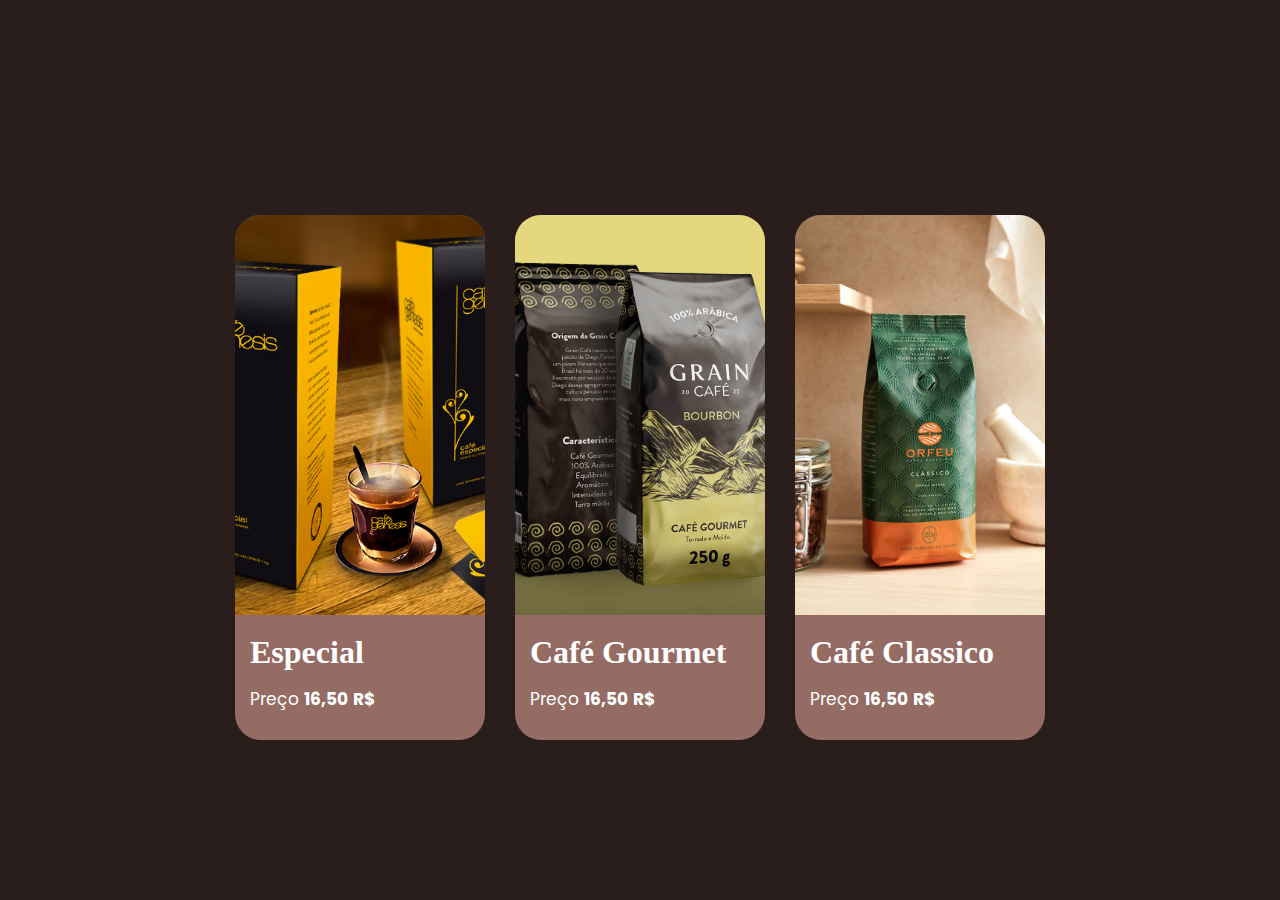
<file: cafes/index.html>
<!DOCTYPE html>
<html lang="pt-br">
<head>
	<meta charset="UTF-8">
	<meta name="viewport" content="width=device-width, initial-scale=1.0">
	<link rel="stylesheet" type="text/css" href="./style.css" media="screen" />
	<link rel="preconnect" href="https://fonts.googleapis.com">
	<link rel="preconnect" href="https://fonts.gstatic.com" crossorigin>
	<link href="https://fonts.googleapis.com/css2?family=Poppins:ital,wght@0,400;0,700;1,400&display=swap" rel="stylesheet">
</head>
	<title>Sobremesa</title>
</head>
<body>
	

	<div class="conteiner">
		<div class="p1">
			
			<img class="img-secundario" src="./img/cafe-especial.jpg" alt="">
			<h1 class="titulo-produto">Especial</h1>
			<p class="descricao-produto">Preço <strong>16,50 R$</strong></p>
		</div>
		
		<div class="p1">
			<img class="img-secundario" src="./img/Gourmet.jpg" alt="">
			<h1 class="titulo-produto">Café Gourmet</h1>
			<p class="descricao-produto">Preço <strong>16,50 R$</strong></p>
		</div>
		<div class="p1">
			<img class="img-secundario" src="./img/classico.jpeg" alt="">
			<h1 class="titulo-produto">Café Classico</h1>
			<p class="descricao-produto">Preço <strong>16,50 R$</strong></p>
		</div>
		
		
	</div>
	
	
</body>
</html>
</file>
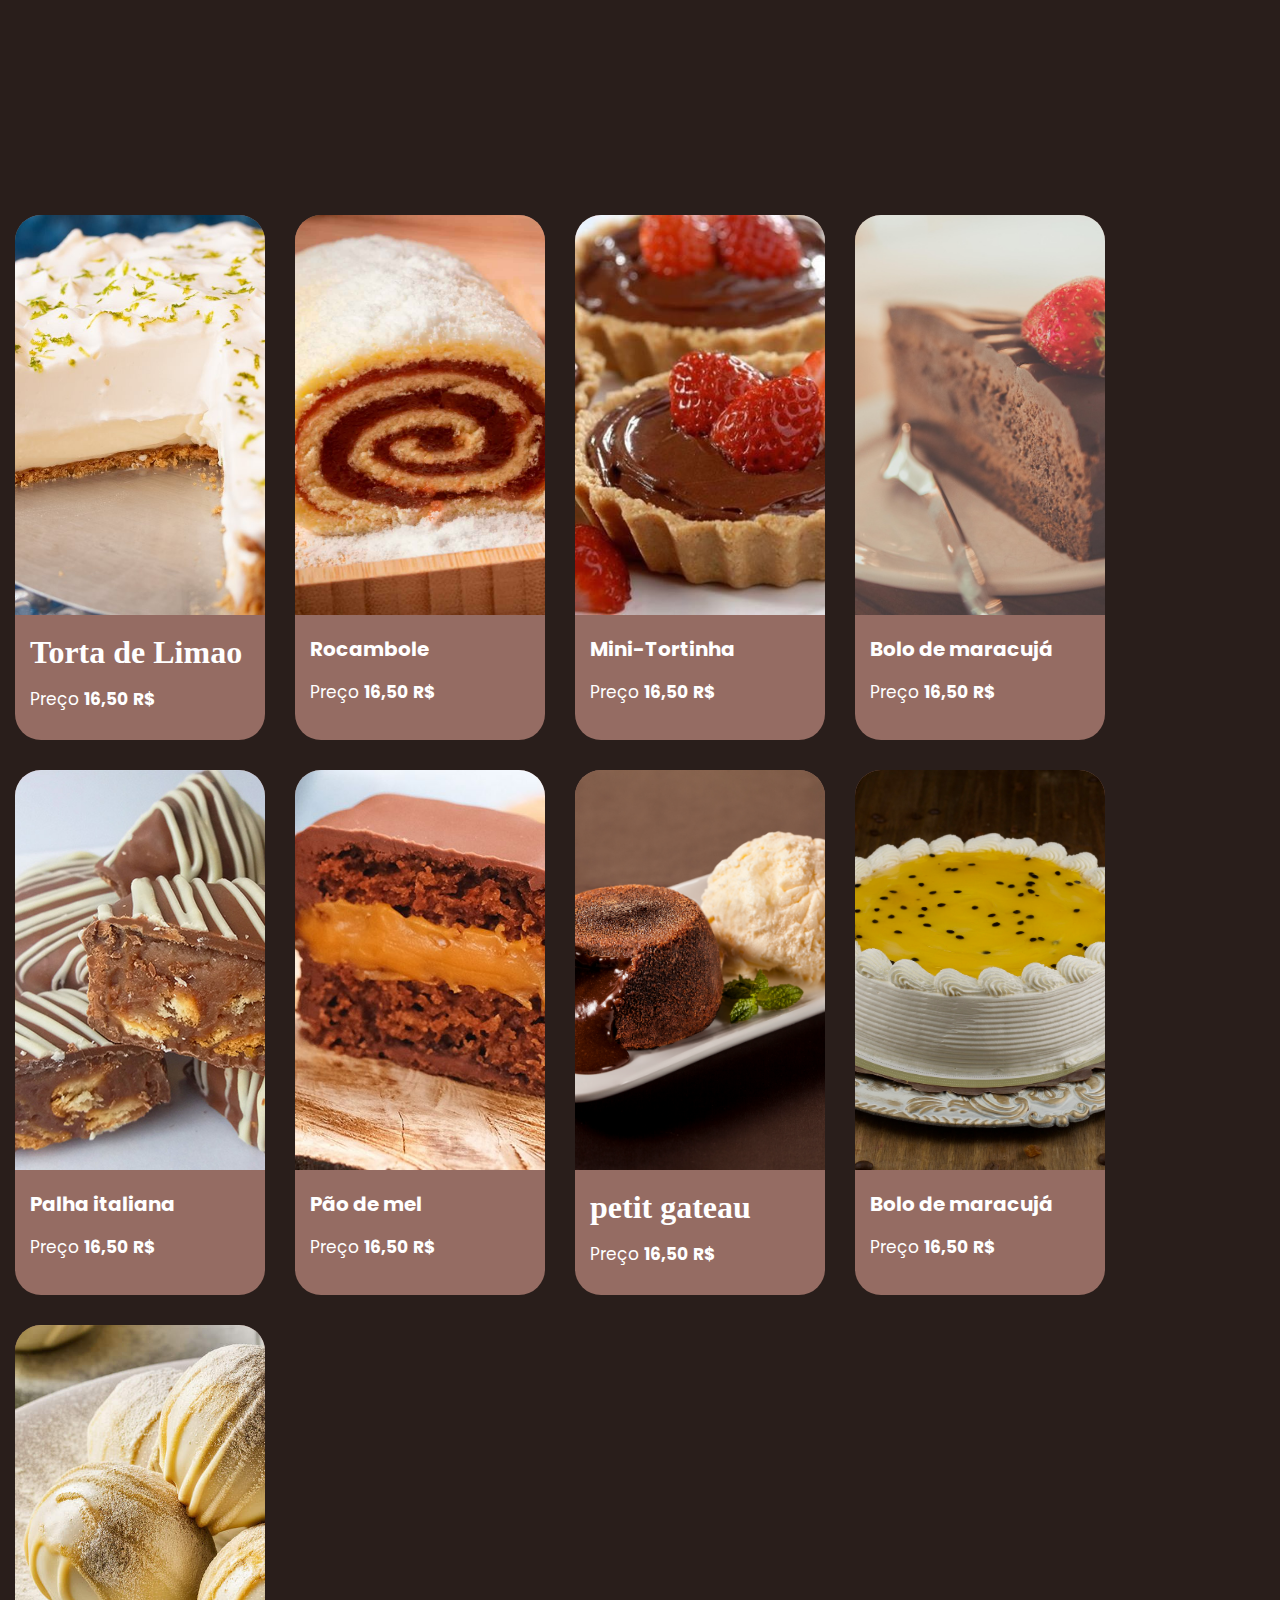
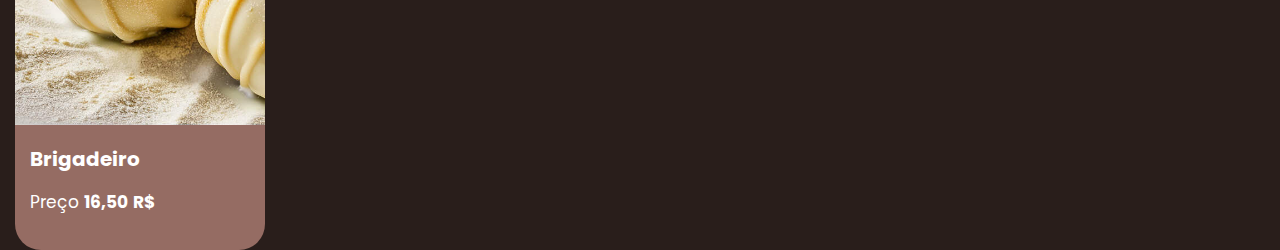
<file: doces/index.html>
<!DOCTYPE html>
<html lang="pt-br">
<head>
	<meta charset="UTF-8">
	<meta name="viewport" content="width=device-width, initial-scale=1.0">
	<link rel="stylesheet" type="text/css" href="./style.css" media="screen" />
	<link rel="preconnect" href="https://fonts.googleapis.com">
	<link rel="preconnect" href="https://fonts.gstatic.com" crossorigin>
	<link href="https://fonts.googleapis.com/css2?family=Poppins:ital,wght@0,400;0,700;1,400&display=swap" rel="stylesheet">
</head>
	<title>Sobremesa</title>
</head>
<body>
	

	<div class="conteiner">
		<div class="p1">
			
			<img class="img-principal" src="./img/torta-de-limao.jpg" alt="">
			<h1 class="titulo-produto">Torta de Limao</h1>
			<p class="descricao-produto">Preço <strong>16,50 R$</strong></p>
		</div>
		<div class="p1">
			<img class="img-secundario" src="./img/rocambole.jpg" alt="">
			<h3 class="titulo-produto">Rocambole</h3>
			<p class="descricao-produto">Preço <strong>16,50 R$</strong></p>
		</div>
		<div class="p1">
			<img class="img-secundario" src="./img/tortinha2.jpg" alt="">
			<h3 class="titulo-produto">Mini-Tortinha</h3>
			<p class="descricao-produto">Preço <strong>16,50 R$</strong></p>
		</div>
		
		<div class="p1">
			<img class="img-principal" src="./img/chocolate.jpg" alt="">
			<h3 class="titulo-produto">Bolo de maracujá</h3>
			<p class="descricao-produto">Preço <strong>16,50 R$</strong></p>
		</div>
		<div class="p1">
			<img class="img-secundario" src="./img/italianaG1.jpg" alt="">
			<h3 class="titulo-produto">Palha italiana</h3>
			<p class="descricao-produto">Preço <strong>16,50 R$</strong></p>
		</div>
		<div class="p1">
			<img class="img-secundario" src="./img/paodemel.jpg" alt="">
			<h3 class="titulo-produto">Pão de mel</h3>
			<p class="descricao-produto">Preço <strong>16,50 R$</strong></p>
		</div>
		<div class="p1">
			
			<img class="img-principal" src="./img/sorvetebolo.png" alt="">
			<h1 class="titulo-produto">petit gateau</h1>
			<p class="descricao-produto">Preço <strong>16,50 R$</strong></p>
		</div>
		<div class="p1">
			<img class="img-secundario" src="./img/maracuja.jpg" alt="">
			<h3 class="titulo-produto">Bolo de maracujá</h3>
			<p class="descricao-produto">Preço <strong>16,50 R$</strong></p>
		</div>
		<div class="p1">
			<img class="img-secundario" src="./img/brigadeiro.jpg" alt="">
			<h3 class="titulo-produto">Brigadeiro</h3>
			<p class="descricao-produto">Preço <strong>16,50 R$</strong></p>
		</div>
	</div>
	
	
</body>
</html>
</file>
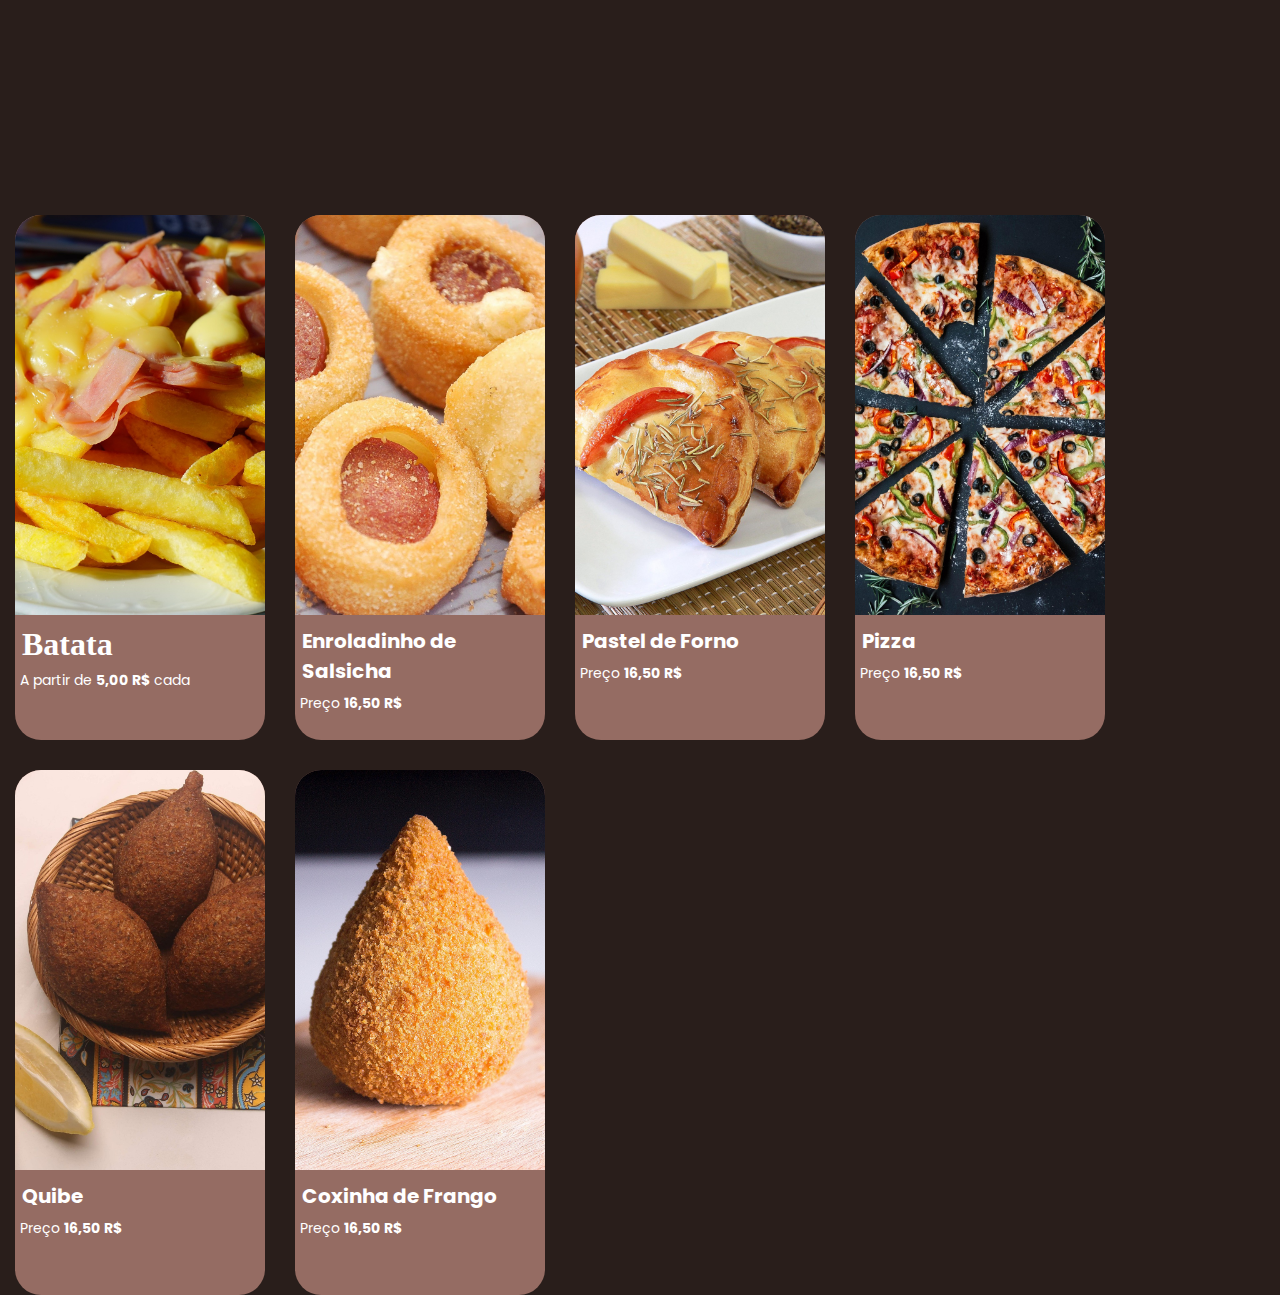
<file: salgados/index.html>
<!DOCTYPE html>
<html lang="pt-br">
<head>
	<meta charset="UTF-8">
	<meta name="viewport" content="width=device-width, initial-scale=1.0">
	<link rel="stylesheet" type="text/css" href="./style.css" media="screen" />
	<link rel="preconnect" href="https://fonts.googleapis.com">
	<link rel="preconnect" href="https://fonts.gstatic.com" crossorigin>
	<link href="https://fonts.googleapis.com/css2?family=Poppins:ital,wght@0,400;0,700;1,400&display=swap" rel="stylesheet">
</head>
	<title>Sobremesa</title>
</head>
<body>
	

	<div class="conteiner">
		<div class="p1">
			
			<img class="img-principal" src="./img/french-fries-461705_1920.jpg" alt="">
			<h1 class="titulo-produto">Batata</h1>
			<p class="descricao-produto">A partir de <strong>5,00 R$</strong> cada</p>
		</div>
		<div class="p1">
			<img class="img-secundario" src="./img/salted-2103324_1920.jpg" alt="">
			<h3 class="titulo-produto">Enroladinho de Salsicha</h3>
			<p class="descricao-produto">Preço <strong>16,50 R$</strong></p>
		</div>
		<div class="p1">
			<img class="img-secundario" src="./img/pastel-furnace-3667560_1920.jpg" alt="">
			<h3 class="titulo-produto">Pastel de Forno</h3>
			<p class="descricao-produto">Preço <strong>16,50 R$</strong></p>
		</div>
		
		<div class="p1">
			<img class="img-principal" src="./img/pizza-3007395_1920.jpg" alt="">
			<h3 class="titulo-produto">Pizza</h3>
			<p class="descricao-produto">Preço <strong>16,50 R$</strong></p>
		</div>
		<div class="p1">
			<img class="img-secundario" src="./img/savory-snacks-in-a-basket-4287754_1920.jpg" alt="">
			<h3 class="titulo-produto">Quibe</h3>
			<p class="descricao-produto">Preço <strong>16,50 R$</strong></p>
		</div>
		<div class="p1">
			<img class="img-secundario" src="./img/coxinha-4161592_1920.jpg" alt="">
			<h3 class="titulo-produto">Coxinha de Frango</h3>
			<p class="descricao-produto">Preço <strong>16,50 R$</strong></p>
		</div>

	</div>
	
	
</body>
</html>
</file>
<file: cafes/style.css>
html, body {
    height: 100vh; /* Altura total da viewport */
    margin: 0;
    padding: 0;
    background-color: rgb(41, 30, 27);
}

body {
    display: flex;
    justify-content: center;
    align-items: center; /* Se quiser centralizar verticalmente */
}


.conteiner{
    display: grid;
    grid-template-columns: 1fr 1fr 1fr  ;
    flex-direction:row;
    height: 500px;
    
    
}

.p1,.p2{
    
    
    border-radius: 26px;
    color: white;
    height: 500px;
    padding-bottom: 25px;
    width: 400px;
    margin: 15px;
    background-color: rgb(149, 108, 99);
}


.img-principal{
    
    width:400px ;
    height: 400px;
    border-top-left-radius: 26px;
    border-top-right-radius: 26px;
    object-fit: cover;
}
.img-secundario{
    width: 400px;
    height: 400px;
    border-top-left-radius: 26px;
    border-top-right-radius: 26px;
    margin: 0;
    padding: 0;
    object-fit: cover;
}
.titulo-produto{
    margin: 15px;
}
.descricao-produto{
    margin: 15px;
}

p{
    
        font-family: "Poppins", sans-serif;
        font-weight: 400;
        font-style: normal;
        font-size: 17px;
}
h3{
    
        font-family: "Poppins", sans-serif;
        font-weight: 700;
        font-style: normal;
      font-size: 20px;
}
@media screen and (min-width: 100px) and (max-width: 600px) {
    .conteiner{
        display: flex;
        flex-direction:column;
        margin: 25px;
        
    }
    .img-principal{
        width: 200px;
        height: 400px;
        border-top-left-radius: 26px;
        border-top-right-radius: 26px;
        object-fit: cover;
        margin: 0;
    }
    .img-secundario{
        width: 200px;
        height: 400px;
        border-top-left-radius: 26px;
        border-top-right-radius: 26px;
        margin: 0;
        padding: 0;
        object-fit: cover;
    }
    .p1{
        width: 200px;
        height: 525px;
    }
    .p2{
        margin: 15px;
        width: 250px;
    
    }
}
@media screen and (min-width: 600px) and (max-width: 1600px) {

    .conteiner{
        display: flex;
        flex-direction:row;
        flex-wrap: wrap;
        align-items: center;
        
        
        
        align-items: center;
    }
    
    .img-principal{
        width: 250px;
        height: 400px;
        border-top-left-radius: 26px;
        border-top-right-radius: 26px;
        object-fit: cover;
        margin: 0;
    }
    .img-secundario{
        width: 250px;
        height: 400px;
        border-top-left-radius: 26px;
        border-top-right-radius: 26px;
        margin: 0;
        padding: 0;
        object-fit: cover;
    }
    .p1{
        width: 250px;
        height: 500px;
    }
    .p2{
        margin: 15px;
        width: 250px;
    
    }
}
</file>
<file: doces/style.css>
html, body {
    height: 100vh; /* Altura total da viewport */
    margin: 0;
    padding: 0;
    background-color: rgb(41, 30, 27);
}

body {
    display: flex;
    justify-content: center;
    align-items: center; /* Se quiser centralizar verticalmente */
}


.conteiner{
    display: grid;
    grid-template-columns: 1fr 1fr 1fr  ;
    flex-direction:row;
    height: 500px;
    
    
}

.p1,.p2{
    
    
    border-radius: 26px;
    color: white;
    height: 500px;
    padding-bottom: 25px;
    width: 400px;
    margin: 15px;
    background-color: rgb(149, 108, 99);
}


.img-principal{
    
    width:400px ;
    height: 400px;
    border-top-left-radius: 26px;
    border-top-right-radius: 26px;
    object-fit: cover;
}
.img-secundario{
    width: 400px;
    height: 400px;
    border-top-left-radius: 26px;
    border-top-right-radius: 26px;
    margin: 0;
    padding: 0;
    object-fit: cover;
}
.titulo-produto{
    margin: 15px;
}
.descricao-produto{
    margin: 15px;
}

p{
    
        font-family: "Poppins", sans-serif;
        font-weight: 400;
        font-style: normal;
        font-size: 17px;
}
h3{
    
        font-family: "Poppins", sans-serif;
        font-weight: 700;
        font-style: normal;
      font-size: 20px;
}
@media screen and (min-width: 100px) and (max-width: 600px) {
    .conteiner{
        display: flex;
        flex-direction:column;
        margin: 25px;
        
    }
    .img-principal{
        width: 200px;
        height: 400px;
        border-top-left-radius: 26px;
        border-top-right-radius: 26px;
        object-fit: cover;
        margin: 0;
    }
    .img-secundario{
        width: 200px;
        height: 400px;
        border-top-left-radius: 26px;
        border-top-right-radius: 26px;
        margin: 0;
        padding: 0;
        object-fit: cover;
    }
    .p1{
        width: 200px;
        height: 525px;
    }
    .p2{
        margin: 15px;
        width: 250px;
    
    }
}
@media screen and (min-width: 600px) and (max-width: 1600px) {

    .conteiner{
        display: flex;
        flex-direction:row;
        flex-wrap: wrap;
        align-items: center;
        
        
        
        align-items: center;
    }
    
    .img-principal{
        width: 250px;
        height: 400px;
        border-top-left-radius: 26px;
        border-top-right-radius: 26px;
        object-fit: cover;
        margin: 0;
    }
    .img-secundario{
        width: 250px;
        height: 400px;
        border-top-left-radius: 26px;
        border-top-right-radius: 26px;
        margin: 0;
        padding: 0;
        object-fit: cover;
    }
    .p1{
        width: 250px;
        height: 500px;
    }
    .p2{
        margin: 15px;
        width: 250px;
    
    }
}
</file>
<file: salgados/style.css>
html, body {
    height: 100vh; /* Altura total da viewport */
    margin: 0;
    padding: 0;
    background-color: rgb(41, 30, 27);
}

body {
    display: flex;
    justify-content: center;
    align-items: center; /* Se quiser centralizar verticalmente */
}


.conteiner{
    display: grid;
    grid-template-columns: 1fr 1fr 1fr  ;
    flex-direction:row;
    height: 500px;
    
    
}

.p1,.p2{
    
    
    border-radius: 26px;
    color: white;
    height: 500px;
    padding-bottom: 25px;
    width: 400px;
    margin: 15px;
    background-color: rgb(149, 108, 99);
}


.img-principal{
    
    width:400px ;
    height: 400px;
    border-top-left-radius: 26px;
    border-top-right-radius: 26px;
    object-fit: cover;
}
.img-secundario{
    width: 400px;
    height: 400px;
    border-top-left-radius: 26px;
    border-top-right-radius: 26px;
    margin: 0;
    padding: 0;
    object-fit: cover;
}
.titulo-produto{
    margin: 7px;
}
.descricao-produto{
    margin: 5px;
}

p{
    
        font-family: "Poppins", sans-serif;
        font-weight: 400;
        font-style: normal;
        font-size: 14px;
        
}
h3{
    
        font-family: "Poppins", sans-serif;
        font-weight: 700;
        font-style: normal;
      font-size: 20px;
}
@media screen and (min-width: 100px) and (max-width: 600px) {
    .conteiner{
        display: flex;
        flex-direction:column;
        margin: 25px;
        
    }
    .img-principal{
        width: 200px;
        height: 400px;
        border-top-left-radius: 26px;
        border-top-right-radius: 26px;
        object-fit: cover;
        margin: 0;
    }
    .img-secundario{
        width: 200px;
        height: 400px;
        border-top-left-radius: 26px;
        border-top-right-radius: 26px;
        margin: 0;
        padding: 0;
        object-fit: cover;
    }
    .p1{
        width: 200px;
        height: 525px;
    }
    .p2{
        margin: 15px;
        width: 250px;
    
    }
}
@media screen and (min-width: 600px) and (max-width: 1600px) {

    .conteiner{
        display: flex;
        flex-direction:row;
        flex-wrap: wrap;
        align-items: center;
        
        
        
        align-items: center;
    }
    
    .img-principal{
        width: 250px;
        height: 400px;
        border-top-left-radius: 26px;
        border-top-right-radius: 26px;
        object-fit: cover;
        margin: 0;
    }
    .img-secundario{
        width: 250px;
        height: 400px;
        border-top-left-radius: 26px;
        border-top-right-radius: 26px;
        margin: 0;
        padding: 0;
        object-fit: cover;
    }
    .p1{
        width: 250px;
        height: 500px;
    }
    .p2{
        margin: 15px;
        width: 250px;
    
    }
}
</file>
